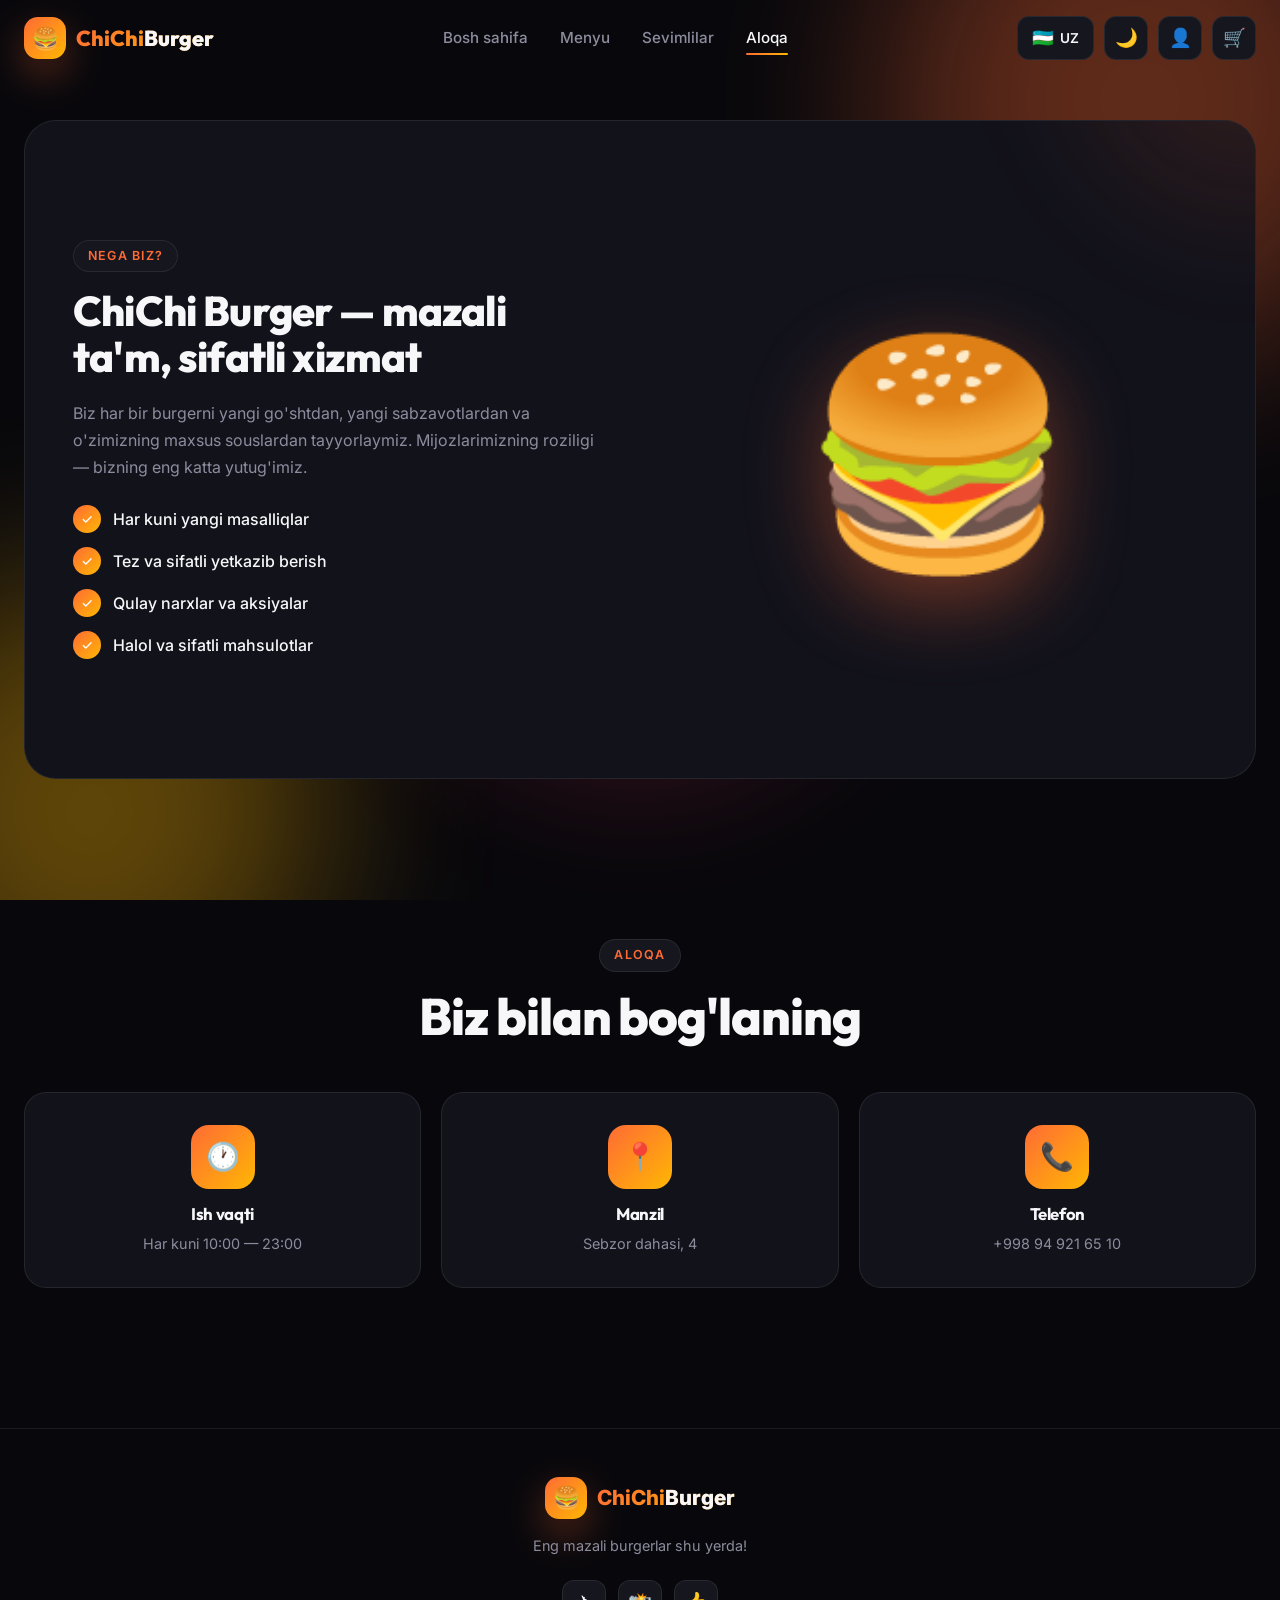
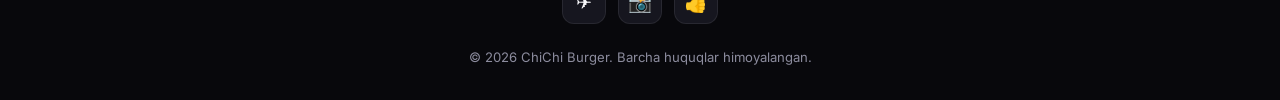
<file: about.html>
<!DOCTYPE html>
<html lang="uz" data-theme="dark">
<head>
<meta charset="UTF-8">
<meta name="viewport" content="width=device-width, initial-scale=1.0">
<title>Biz haqimizda — ChiChi Burger</title>
<script>document.documentElement.setAttribute('data-theme',localStorage.getItem('chichi_theme')||'dark');document.documentElement.lang=localStorage.getItem('chichi_lang')||'uz';</script>
<link rel="preconnect" href="https://fonts.googleapis.com">
<link rel="preconnect" href="https://fonts.gstatic.com" crossorigin>
<link href="https://fonts.googleapis.com/css2?family=Outfit:wght@300;400;500;600;700;800;900&family=Inter:wght@400;500;600&display=swap" rel="stylesheet">
<link rel="stylesheet" href="assets/style.css">
</head>
<body data-page="about">

<div id="app-header"></div>

<section class="section" style="padding-top:120px">
  <div class="container">
    <div class="about-card reveal">
      <div>
        <span class="section-eyebrow" data-i18n="about_eyebrow">Nega biz?</span>
        <h2 data-i18n="about_title">ChiChi Burger — mazali ta'm, sifatli xizmat</h2>
        <p data-i18n="about_desc">Biz har bir burgerni yangi go'shtdan, yangi sabzavotlardan va o'zimizning maxsus souslardan tayyorlaymiz. Mijozlarimizning roziligi — bizning eng katta yutug'imiz.</p>
        <ul class="about-list">
          <li><span class="check">✓</span> <span data-i18n="about_li1">Har kuni yangi masalliqlar</span></li>
          <li><span class="check">✓</span> <span data-i18n="about_li2">Tez va sifatli yetkazib berish</span></li>
          <li><span class="check">✓</span> <span data-i18n="about_li3">Qulay narxlar va aksiyalar</span></li>
          <li><span class="check">✓</span> <span data-i18n="about_li4">Halol va sifatli mahsulotlar</span></li>
        </ul>
      </div>
      <div class="about-visual">
        <div class="big-emoji">🍔</div>
      </div>
    </div>
  </div>
</section>

<section class="section">
  <div class="container">
    <div class="section-head reveal">
      <span class="section-eyebrow" data-i18n="contact_eyebrow">Aloqa</span>
      <h2 data-i18n="contact_title">Biz bilan bog'laning</h2>
    </div>
    <div class="contact-grid reveal" id="contactInfo">
      <div class="contact-card">
        <div class="contact-icon">🕐</div>
        <h3 data-i18n="contact_hours_t">Ish vaqti</h3>
        <p data-i18n="contact_hours_d">Har kuni 10:00 — 23:00</p>
      </div>
      <div class="contact-card">
        <div class="contact-icon">📍</div>
        <h3 data-i18n="contact_addr_t">Manzil</h3>
        <p data-contact-address>Sebzor dahasi, 4</p>
      </div>
      <div class="contact-card">
        <div class="contact-icon">📞</div>
        <h3 data-i18n="contact_phone_t">Telefon</h3>
        <p data-contact-phone>+998 94 921 65 10</p>
      </div>
    </div>
  </div>
</section>

<div id="app-footer"></div>
<script src="assets/app.js"></script>
</body>
</html>
</file>
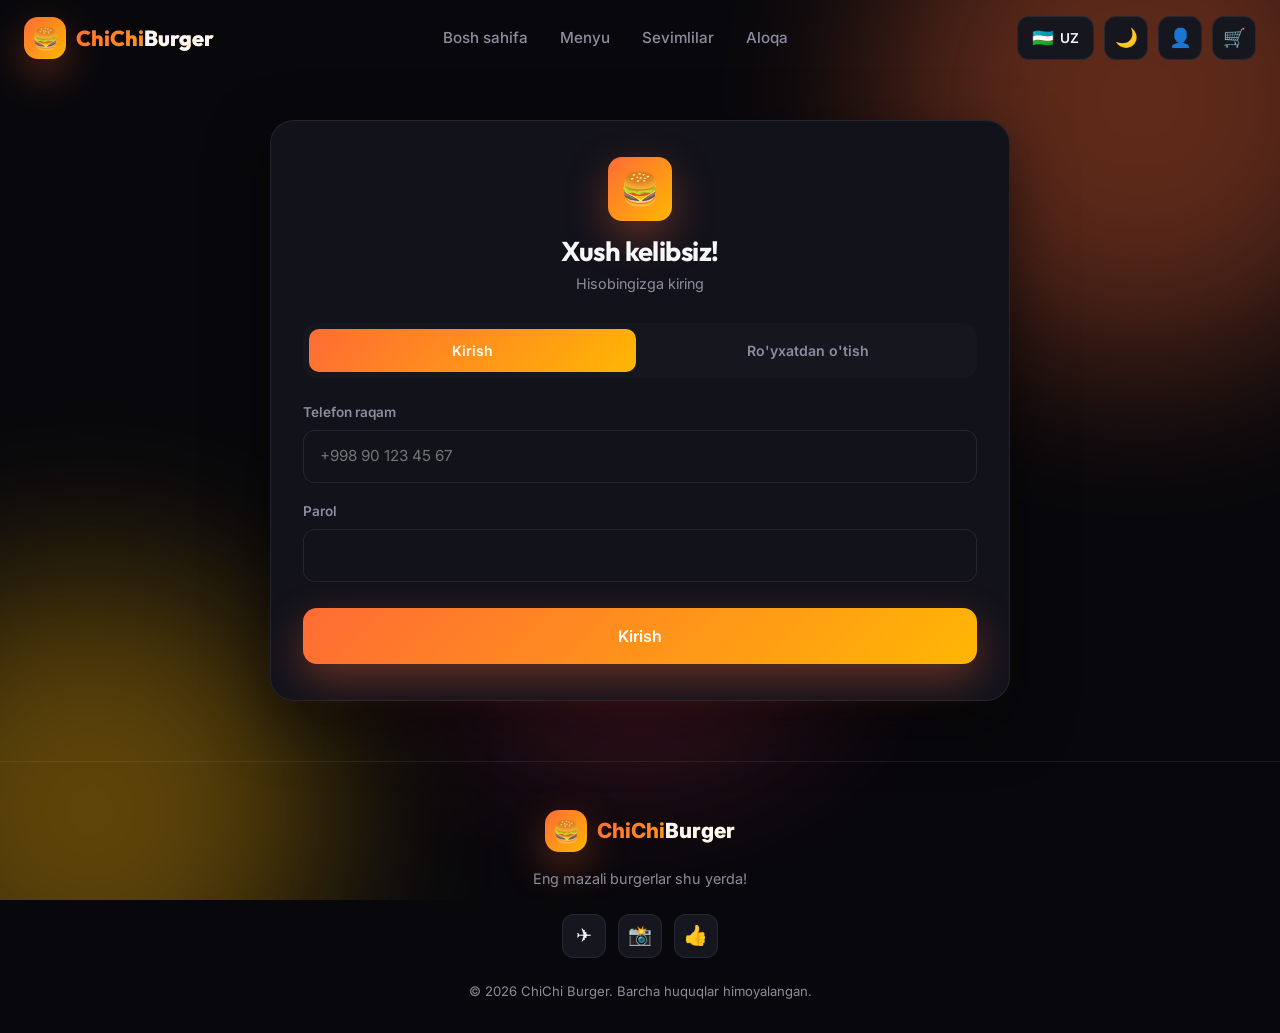
<file: account.html>
<!DOCTYPE html>
<html lang="uz" data-theme="dark">
<head>
<meta charset="UTF-8">
<meta name="viewport" content="width=device-width, initial-scale=1.0">
<title>Hisob — ChiChi Burger</title>
<script>document.documentElement.setAttribute('data-theme',localStorage.getItem('chichi_theme')||'dark');document.documentElement.lang=localStorage.getItem('chichi_lang')||'uz';</script>
<link rel="preconnect" href="https://fonts.googleapis.com">
<link rel="preconnect" href="https://fonts.gstatic.com" crossorigin>
<link href="https://fonts.googleapis.com/css2?family=Outfit:wght@300;400;500;600;700;800;900&family=Inter:wght@400;500;600&display=swap" rel="stylesheet">
<link rel="stylesheet" href="assets/style.css">
</head>
<body data-page="account">

<div id="app-header"></div>

<div class="profile-wrap">
  <div id="accountContent"></div>
</div>

<div id="app-footer"></div>
<script src="assets/app.js"></script>
</body>
</html>
</file>
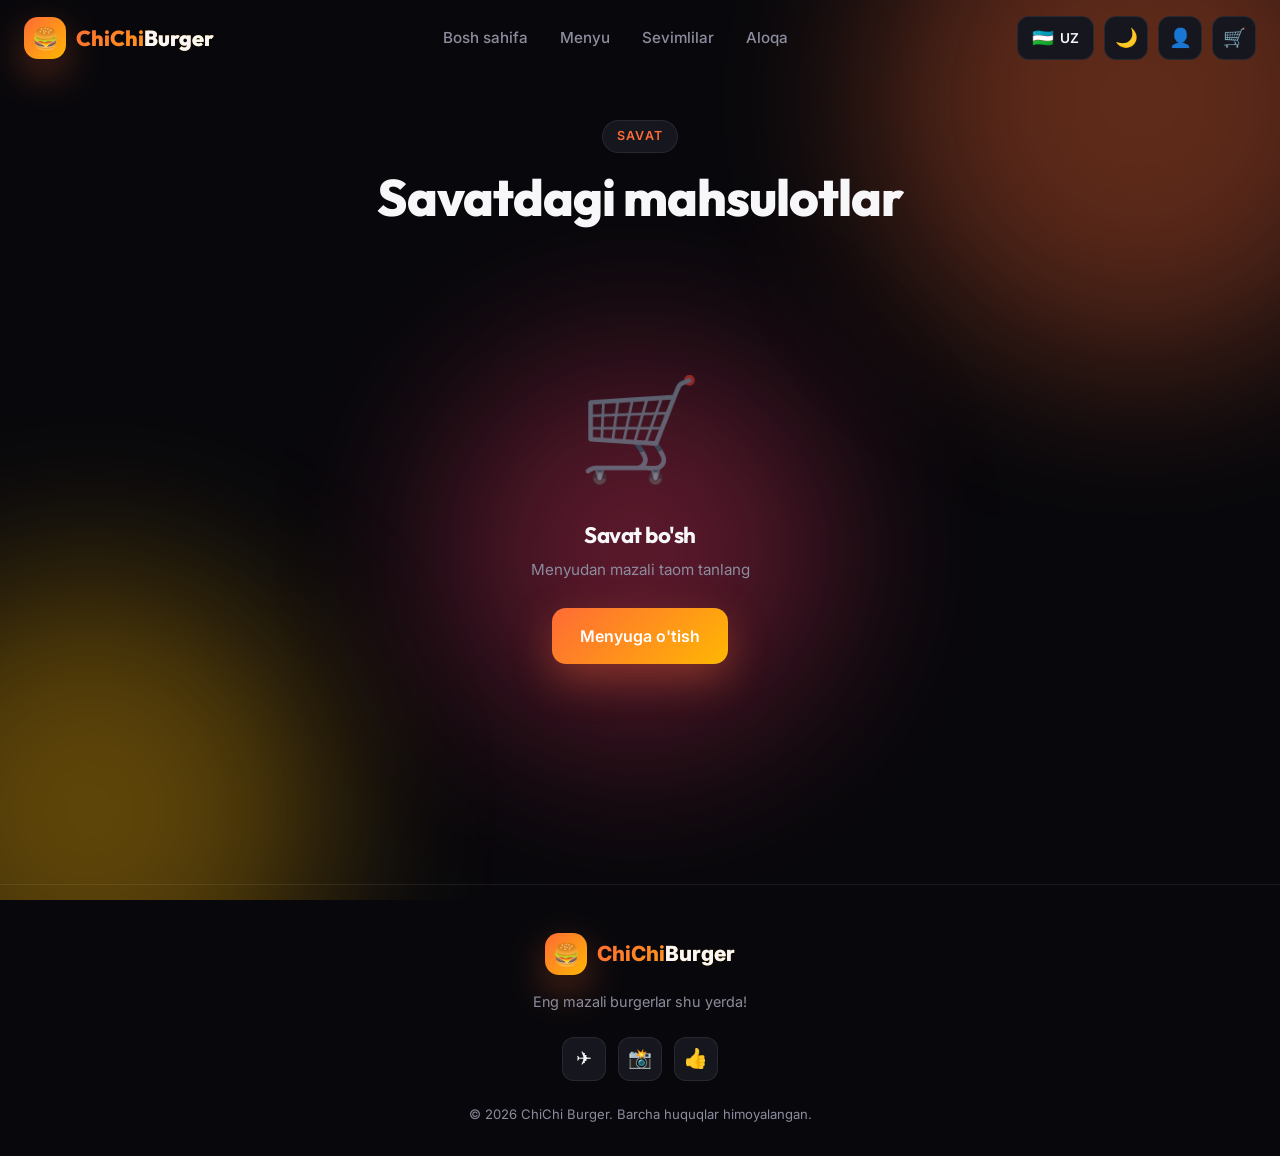
<file: cart.html>
<!DOCTYPE html>
<html lang="uz" data-theme="dark">
<head>
<meta charset="UTF-8">
<meta name="viewport" content="width=device-width, initial-scale=1.0">
<title>Savat — ChiChi Burger</title>
<script>document.documentElement.setAttribute('data-theme',localStorage.getItem('chichi_theme')||'dark');document.documentElement.lang=localStorage.getItem('chichi_lang')||'uz';</script>
<link rel="preconnect" href="https://fonts.googleapis.com">
<link rel="preconnect" href="https://fonts.gstatic.com" crossorigin>
<link href="https://fonts.googleapis.com/css2?family=Outfit:wght@300;400;500;600;700;800;900&family=Inter:wght@400;500;600&display=swap" rel="stylesheet">
<link rel="stylesheet" href="assets/style.css">
</head>
<body data-page="cart">

<div id="app-header"></div>

<section class="section" style="padding-top:120px">
  <div class="container">
    <div class="section-head">
      <span class="section-eyebrow" data-i18n="cart_title">Savat</span>
      <h2 data-i18n="cart_items_title">Savatdagi mahsulotlar</h2>
    </div>

    <div id="cartEmpty" style="display:none">
      <div class="empty-state">
        <div class="empty-emoji">🛒</div>
        <h3 data-i18n="cart_empty_t">Savat bo'sh</h3>
        <p data-i18n="cart_empty_d">Menyudan mazali taom tanlang</p>
        <a href="menu.html" class="btn btn-primary" data-i18n="goto_menu">Menyuga o'tish</a>
      </div>
    </div>

    <div id="cartContent" style="display:none">
      <div class="cart-layout">
        <div>
          <div class="cart-items-list" id="cartItemsList"></div>
          <div style="display:flex;gap:12px;margin-top:20px;flex-wrap:wrap">
            <a href="menu.html" class="btn btn-secondary btn-sm" data-i18n="cart_continue">Xaridni davom ettirish</a>
            <button class="btn btn-danger btn-sm" id="clearCartBtn" type="button" data-i18n="cart_clear">Savatni tozalash</button>
          </div>
        </div>

        <aside class="cart-sidebar">
          <h3>📝 <span data-i18n="checkout_title">Buyurtma berish</span></h3>

          <div class="delivery-toggle">
            <button type="button" class="active" data-type="delivery" data-i18n="type_delivery">Yetkazib berish</button>
            <button type="button" data-type="pickup" data-i18n="type_pickup">Olib ketish</button>
          </div>

          <form id="orderForm" novalidate>
            <div class="form-group" id="fg-name">
              <label data-i18n="form_name">Ismingiz *</label>
              <input type="text" class="input" id="inpName">
              <div class="form-error" data-i18n="err_required">To'ldiring</div>
            </div>
            <div class="form-group" id="fg-phone">
              <label data-i18n="form_phone">Telefon raqam *</label>
              <input type="tel" class="input" id="inpPhone" placeholder="+998 90 123 45 67">
              <div class="form-error" data-i18n="err_phone">Noto'g'ri raqam</div>
            </div>

            <div id="savedAddressesWrap" style="display:none;margin-bottom:10px">
              <div style="font-size:.78rem;color:var(--muted);margin-bottom:6px" data-i18n="saved_addresses">Saqlangan manzillar:</div>
              <div class="saved-addresses" id="savedAddresses"></div>
            </div>

            <div class="form-group" id="fg-address">
              <label data-i18n="form_address">Manzil *</label>
              <input type="text" class="input" id="inpAddress">
              <div class="form-error" data-i18n="err_required">To'ldiring</div>
            </div>
            <div class="form-group">
              <label data-i18n="form_comment">Izoh (ixtiyoriy)</label>
              <textarea class="textarea" id="inpComment" rows="2"></textarea>
            </div>

            <div style="margin-bottom:16px;padding-top:16px;border-top:1px dashed var(--border-2)">
              <div class="summary-row"><span data-i18n="sum_products">Mahsulotlar</span><span id="sumSubtotal">0</span></div>
              <div class="summary-row" id="deliveryRow"><span data-i18n="sum_delivery">Yetkazish</span><span id="sumDelivery">0</span></div>
              <div class="summary-row total"><span data-i18n="sum_total">Jami</span><span id="sumTotal">0</span></div>
            </div>

            <button type="submit" class="btn btn-primary btn-block" id="submitBtn">
              <span data-i18n="form_submit">Buyurtmani yuborish</span>
            </button>
          </form>
        </aside>
      </div>
    </div>

    <div id="orderSuccess" style="display:none"></div>
  </div>
</section>

<div id="app-footer"></div>
<script src="assets/app.js"></script>
</body>
</html>
</file>
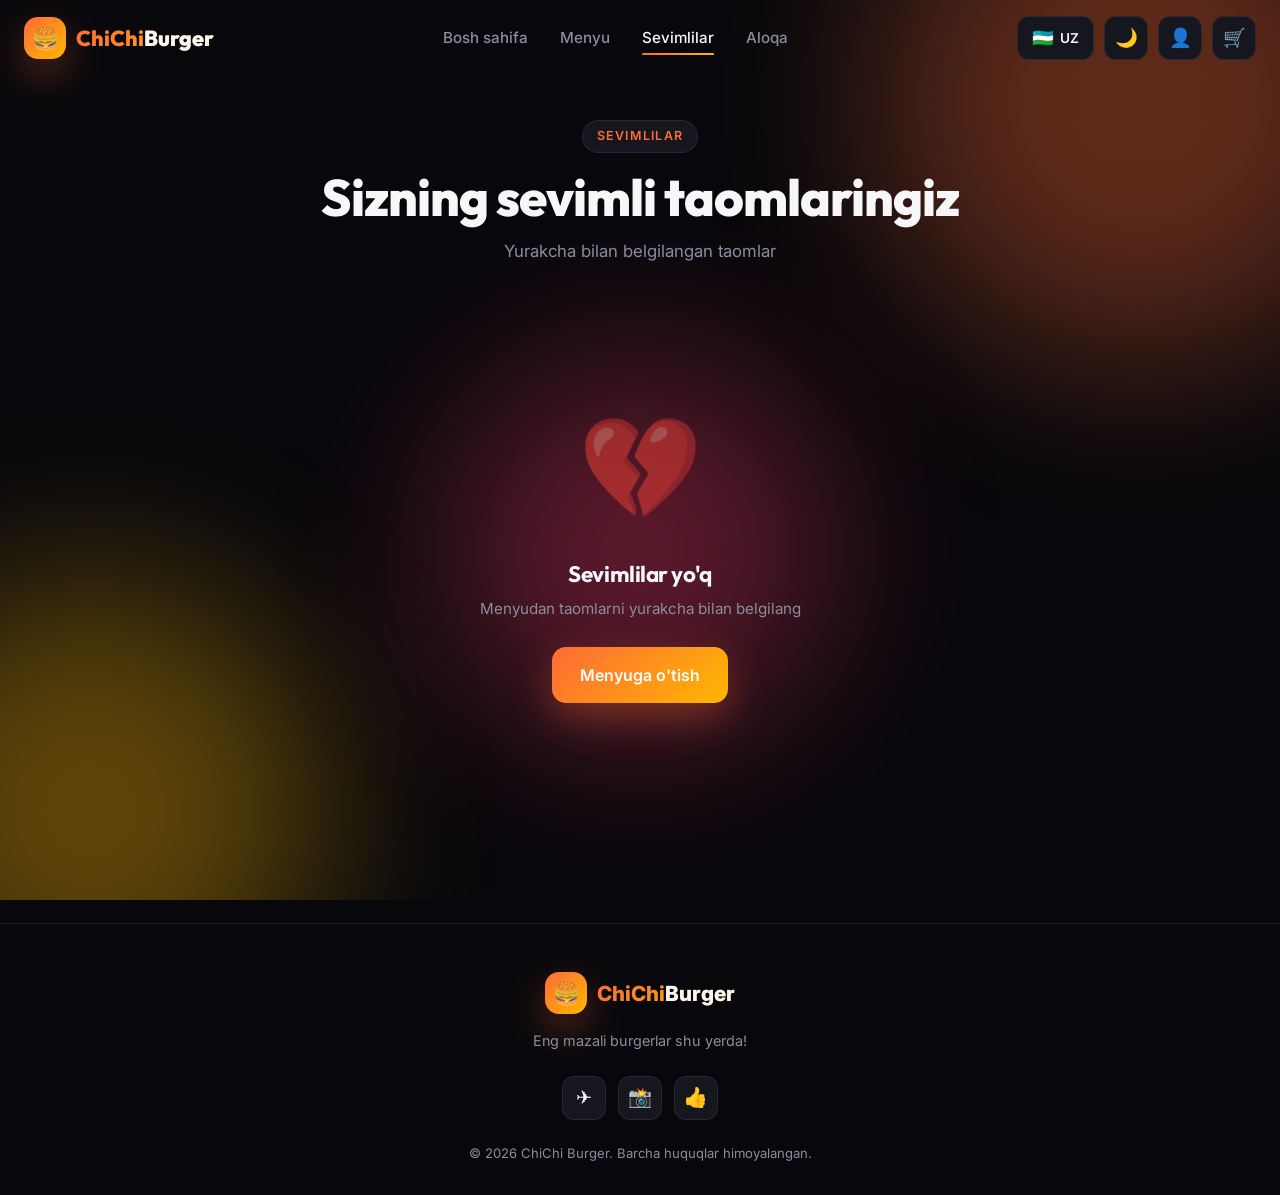
<file: favorites.html>
<!DOCTYPE html>
<html lang="uz" data-theme="dark">
<head>
<meta charset="UTF-8">
<meta name="viewport" content="width=device-width, initial-scale=1.0">
<title>Sevimlilar — ChiChi Burger</title>
<script>document.documentElement.setAttribute('data-theme',localStorage.getItem('chichi_theme')||'dark');document.documentElement.lang=localStorage.getItem('chichi_lang')||'uz';</script>
<link rel="preconnect" href="https://fonts.googleapis.com">
<link rel="preconnect" href="https://fonts.gstatic.com" crossorigin>
<link href="https://fonts.googleapis.com/css2?family=Outfit:wght@300;400;500;600;700;800;900&family=Inter:wght@400;500;600&display=swap" rel="stylesheet">
<link rel="stylesheet" href="assets/style.css">
</head>
<body data-page="favorites">

<div id="app-header"></div>

<section class="section" style="padding-top:120px">
  <div class="container">
    <div class="section-head">
      <span class="section-eyebrow" data-i18n="fav_eyebrow">Sevimlilar</span>
      <h2 data-i18n="fav_title">Sizning sevimli taomlaringiz</h2>
      <p data-i18n="fav_desc">Yurakcha bilan belgilangan taomlar</p>
    </div>
    <div class="products-grid" id="favGrid"></div>
    <div class="empty-state" id="favEmpty" style="display:none">
      <div class="empty-emoji">💔</div>
      <h3 data-i18n="fav_empty_t">Sevimlilar yo'q</h3>
      <p data-i18n="fav_empty_d">Menyudan taomlarni yurakcha bilan belgilang</p>
      <a href="menu.html" class="btn btn-primary" data-i18n="goto_menu">Menyuga o'tish</a>
    </div>
  </div>
</section>

<div id="app-footer"></div>
<script src="assets/app.js"></script>
</body>
</html>
</file>
<file: assets/style.css>
/* ============ RESET & VARS ============ */
*,*::before,*::after{box-sizing:border-box;margin:0;padding:0}
:root{
  --bg:#08080c;--bg-2:#0f0f18;--bg-3:#16161f;
  --card:#12121b;--card-2:#1a1a26;
  --text:#f7f7fa;--muted:#8c8c9e;
  --accent:#ff6b35;--accent-2:#ffb703;
  --accent-grad:linear-gradient(135deg,#ff6b35 0%,#ffb703 100%);
  --border:rgba(255,255,255,.08);
  --border-2:rgba(255,255,255,.14);
  --shadow:0 20px 60px rgba(0,0,0,.5);
  --shadow-accent:0 15px 40px rgba(255,107,53,.35);
  --radius:22px;
  --glass:rgba(15,15,24,.72);
  --ok:#22c55e;--err:#ef4444;--warn:#f59e0b;
}
[data-theme="light"]{
  --bg:#fdf8f2;--bg-2:#fff7ed;--bg-3:#ffe9d3;
  --card:#ffffff;--card-2:#fff7ef;
  --text:#141418;--muted:#6b6b7a;
  --border:rgba(20,20,30,.08);--border-2:rgba(20,20,30,.14);
  --shadow:0 20px 60px rgba(255,107,53,.12);
  --shadow-accent:0 15px 40px rgba(255,107,53,.28);
  --glass:rgba(255,255,255,.82);
}

/* Mahsulot rasmi */
.product-thumb {
  width: 100%;
  height: 100%;
  object-fit: cover;
  display: block;
  border-radius: 0;
  transition: transform 0.5s cubic-bezier(0.34, 1.56, 0.64, 1);
}

.product-card:hover .product-thumb {
  transform: scale(1.05);
}

/* Savatdagi rasm */
.ci-thumb {
  width: 80px;
  height: 80px;
  border-radius: 14px;
  object-fit: cover;
  flex-shrink: 0;
}

/* Emoji fallback (rasm yuklanmasa) */
.product-emoji {
  position: absolute;
  inset: 0;
  display: none; /* faqat onerror da ko'rinadi */
  place-items: center;
  font-size: 4rem;
  background: var(--bg-3);
}

/* Rasm konteyneri */
.product-img {
  position: relative;
  height: 200px;
  overflow: hidden;
  background: var(--bg-3);
}

html{scroll-behavior:smooth;-webkit-text-size-adjust:100%}
body{font-family:'Inter',system-ui,-apple-system,sans-serif;background:var(--bg);color:var(--text);min-height:100vh;overflow-x:hidden;line-height:1.5;transition:background .5s,color .4s;-webkit-font-smoothing:antialiased}
h1,h2,h3,h4{font-family:'Outfit',sans-serif;line-height:1.1;letter-spacing:-.02em}
button,input,textarea,select{font:inherit;color:inherit}
button{cursor:pointer;border:none;background:none}
a{color:inherit;text-decoration:none}
img,svg{display:block;max-width:100%}
::selection{background:var(--accent);color:#fff}
::-webkit-scrollbar{width:10px}
::-webkit-scrollbar-track{background:var(--bg-2)}
::-webkit-scrollbar-thumb{background:var(--accent-grad);border-radius:10px;border:2px solid var(--bg-2)}

/* ============ BG BLOBS ============ */
.bg-blobs{position:fixed;inset:0;z-index:-1;overflow:hidden;pointer-events:none}
.blob{position:absolute;border-radius:50%;filter:blur(90px);opacity:.35;will-change:transform}
.blob.b1{width:520px;height:520px;background:#ff6b35;top:-160px;right:-120px;animation:blobFloat 22s ease-in-out infinite}
.blob.b2{width:460px;height:460px;background:#ffb703;bottom:-140px;left:-140px;animation:blobFloat 26s ease-in-out infinite reverse}
.blob.b3{width:380px;height:380px;background:#ff3d6b;top:40%;left:35%;animation:blobFloat 30s ease-in-out infinite}
[data-theme="light"] .blob{opacity:.22}
@keyframes blobFloat{0%,100%{transform:translate(0,0) scale(1)}33%{transform:translate(60px,-40px) scale(1.08)}66%{transform:translate(-50px,50px) scale(.95)}}

/* ============ CONTAINER ============ */
.container{max-width:1280px;margin:0 auto;padding:0 24px}

/* ============ HEADER ============ */
#header{position:fixed;top:0;left:0;right:0;z-index:100;padding:16px 0;transition:all .35s ease}
#header.scrolled{padding:10px 0;background:var(--glass);backdrop-filter:blur(20px) saturate(180%);border-bottom:1px solid var(--border);box-shadow:0 10px 30px rgba(0,0,0,.1)}
.nav{display:flex;align-items:center;justify-content:space-between;gap:20px}
.logo{display:flex;align-items:center;gap:10px;font-family:'Outfit';font-weight:800;font-size:1.35rem}
.logo-mark{width:42px;height:42px;border-radius:14px;background:var(--accent-grad);display:grid;place-items:center;font-size:1.35rem;box-shadow:var(--shadow-accent);animation:logoSpin 8s ease-in-out infinite}
@keyframes logoSpin{0%,100%{transform:rotate(-6deg)}50%{transform:rotate(6deg)}}
.logo-text{background:var(--accent-grad);-webkit-background-clip:text;background-clip:text;-webkit-text-fill-color:transparent}
.logo-text span{color:var(--text);-webkit-text-fill-color:var(--text)}
.nav-links{display:flex;gap:32px;font-weight:500;font-size:.95rem}
.nav-links a{position:relative;color:var(--muted);transition:color .25s}
.nav-links a::after{content:'';position:absolute;bottom:-6px;left:0;right:0;height:2px;background:var(--accent-grad);border-radius:2px;transform:scaleX(0);transform-origin:left;transition:transform .3s}
.nav-links a:hover,.nav-links a.active{color:var(--text)}
.nav-links a:hover::after,.nav-links a.active::after{transform:scaleX(1)}
.nav-actions{display:flex;align-items:center;gap:10px}
.icon-btn{width:44px;height:44px;border-radius:12px;display:grid;place-items:center;background:var(--bg-3);border:1px solid var(--border);transition:all .25s;font-size:1.15rem;position:relative;color:var(--text)}
.icon-btn:hover{background:var(--accent-grad);border-color:transparent;transform:translateY(-2px);box-shadow:var(--shadow-accent);color:#fff}
.cart-badge{position:absolute;top:-6px;right:-6px;min-width:22px;height:22px;padding:0 6px;border-radius:11px;background:var(--accent-grad);color:#fff;font-size:.72rem;font-weight:700;display:grid;place-items:center;border:2px solid var(--bg);transform:scale(0);transition:transform .3s cubic-bezier(.34,1.56,.64,1)}
.cart-badge.show{transform:scale(1)}
.user-initial{width:100%;height:100%;border-radius:12px;background:var(--accent-grad);color:#fff;font-weight:800;display:grid;place-items:center;font-size:1.1rem;text-transform:uppercase}

/* Lang switch */
.lang-switch{position:relative}
.lang-current{display:flex;align-items:center;gap:6px;height:44px;padding:0 14px;border-radius:12px;background:var(--bg-3);border:1px solid var(--border);font-weight:600;font-size:.85rem;transition:all .25s;color:var(--text)}
.lang-current:hover{border-color:var(--border-2);background:var(--card-2)}
.lang-dropdown{position:absolute;top:calc(100% + 8px);right:0;background:var(--card);border:1px solid var(--border);border-radius:14px;padding:6px;min-width:150px;box-shadow:var(--shadow);opacity:0;visibility:hidden;transform:translateY(-8px);transition:all .25s;z-index:10}
.lang-switch.open .lang-dropdown{opacity:1;visibility:visible;transform:translateY(0)}
.lang-opt{display:flex;align-items:center;gap:8px;width:100%;padding:10px 12px;border-radius:8px;font-size:.9rem;transition:background .2s;text-align:left;color:var(--text)}
.lang-opt:hover{background:var(--bg-3)}
.lang-opt.active{background:var(--accent-grad);color:#fff;font-weight:600}
.lang-flag{font-size:1.1rem}

/* Hamburger */
.hamburger{display:none;flex-direction:column;gap:5px;width:44px;height:44px;border-radius:12px;background:var(--bg-3);border:1px solid var(--border);align-items:center;justify-content:center;padding:0}
.hamburger span{width:20px;height:2px;background:var(--text);border-radius:2px;transition:all .3s}
.hamburger.open span:nth-child(1){transform:translateY(7px) rotate(45deg)}
.hamburger.open span:nth-child(2){opacity:0}
.hamburger.open span:nth-child(3){transform:translateY(-7px) rotate(-45deg)}

/* ============ BUTTONS ============ */
.btn{display:inline-flex;align-items:center;gap:10px;padding:16px 28px;border-radius:14px;font-weight:600;font-size:1rem;transition:all .3s cubic-bezier(.34,1.56,.64,1);position:relative;overflow:hidden;justify-content:center}
.btn-primary{background:var(--accent-grad);color:#fff;box-shadow:var(--shadow-accent)}
.btn-primary:hover{transform:translateY(-3px) scale(1.02);box-shadow:0 20px 50px rgba(255,107,53,.5)}
.btn-secondary{background:var(--bg-3);border:1px solid var(--border-2);color:var(--text)}
.btn-secondary:hover{background:var(--card-2);border-color:var(--accent);transform:translateY(-3px)}
.btn-danger{background:var(--err);color:#fff}
.btn-danger:hover{background:#dc2626;transform:translateY(-2px)}
.btn-sm{padding:10px 18px;font-size:.85rem;border-radius:10px}
.btn-block{width:100%}
.btn-loading{position:relative;color:transparent!important;pointer-events:none}
.btn-loading::after{content:'';position:absolute;width:20px;height:20px;border:2px solid #fff;border-top-color:transparent;border-radius:50%;animation:spin .6s linear infinite}
@keyframes spin{to{transform:rotate(360deg)}}

/* ============ INPUTS ============ */
.input,.textarea,.select{width:100%;padding:14px 16px;background:var(--card);border:1px solid var(--border);border-radius:12px;font-size:.95rem;transition:all .25s;color:var(--text)}
.input:focus,.textarea:focus,.select:focus{outline:none;border-color:var(--accent);box-shadow:0 0 0 4px rgba(255,107,53,.15)}
.textarea{resize:vertical;min-height:70px}
.input.error{border-color:var(--err)}
.form-group{margin-bottom:18px}
.form-group label{display:block;font-size:.85rem;font-weight:600;margin-bottom:8px;color:var(--muted)}
.form-error{color:var(--err);font-size:.78rem;margin-top:6px;display:none}
.form-group.has-error .form-error{display:block}

/* ============ HERO ============ */
.hero{min-height:100vh;display:flex;align-items:center;padding:120px 0 80px;position:relative;overflow:hidden}
.hero-grid{display:grid;grid-template-columns:1.1fr 1fr;gap:60px;align-items:center;width:100%}
.hero-badge{display:inline-flex;align-items:center;gap:8px;padding:8px 16px;border-radius:100px;background:var(--bg-3);border:1px solid var(--border);font-size:.85rem;font-weight:600;color:var(--muted);margin-bottom:24px;animation:fadeUp .8s ease both}
.hero-badge .dot{width:8px;height:8px;border-radius:50%;background:var(--ok);box-shadow:0 0 0 4px rgba(34,197,94,.2);animation:pulse 2s infinite}
@keyframes pulse{0%,100%{box-shadow:0 0 0 4px rgba(34,197,94,.2)}50%{box-shadow:0 0 0 8px rgba(34,197,94,0)}}
.hero h1{font-size:clamp(2.5rem,6vw,5rem);font-weight:800;line-height:1.02;margin-bottom:22px;animation:fadeUp .8s .1s ease both}
.hero h1 .gradient{background:var(--accent-grad);-webkit-background-clip:text;background-clip:text;-webkit-text-fill-color:transparent}
.hero p{font-size:1.1rem;color:var(--muted);max-width:520px;margin-bottom:34px;line-height:1.7;animation:fadeUp .8s .2s ease both}
.hero-cta{display:flex;gap:14px;flex-wrap:wrap;animation:fadeUp .8s .3s ease both}
.hero-visual{position:relative;display:grid;place-items:center;min-height:520px}
.burger-glow{position:absolute;width:420px;height:420px;border-radius:50%;background:radial-gradient(circle,rgba(255,107,53,.4),transparent 70%);filter:blur(40px);animation:glowPulse 4s ease-in-out infinite}
@keyframes glowPulse{0%,100%{transform:scale(1);opacity:.8}50%{transform:scale(1.15);opacity:1}}
.burger-main{font-size:clamp(180px,20vw,280px);line-height:1;position:relative;z-index:2;animation:burgerFloat 5s ease-in-out infinite;filter:drop-shadow(0 30px 50px rgba(255,107,53,.5))}
@keyframes burgerFloat{0%,100%{transform:translateY(0) rotate(-4deg)}50%{transform:translateY(-22px) rotate(4deg)}}
.orbit{position:absolute;z-index:3;font-size:clamp(32px,5vw,52px);filter:drop-shadow(0 10px 20px rgba(0,0,0,.4));animation:orbit 8s linear infinite}
.orbit.o1{top:12%;left:15%;animation-duration:6s}
.orbit.o2{bottom:15%;right:10%;animation-duration:7s;animation-direction:reverse}
.orbit.o3{top:60%;left:8%;animation-duration:9s}
.orbit.o4{top:8%;right:22%;animation-duration:6.5s;animation-direction:reverse}
@keyframes orbit{0%{transform:translate(0,0) rotate(0)}25%{transform:translate(12px,-18px) rotate(90deg)}50%{transform:translate(0,-30px) rotate(180deg)}75%{transform:translate(-12px,-18px) rotate(270deg)}100%{transform:translate(0,0) rotate(360deg)}}
.hero-tag{position:absolute;z-index:4;background:var(--card);border:1px solid var(--border-2);padding:10px 16px;border-radius:100px;font-size:.85rem;font-weight:600;display:flex;align-items:center;gap:8px;box-shadow:var(--shadow);backdrop-filter:blur(10px)}
.hero-tag.t1{top:8%;right:5%;animation:tagFloat 4s ease-in-out infinite}
.hero-tag.t2{bottom:8%;left:2%;animation:tagFloat 5s ease-in-out infinite reverse}
@keyframes tagFloat{0%,100%{transform:translateY(0)}50%{transform:translateY(-12px)}}
@keyframes fadeUp{from{opacity:0;transform:translateY(24px)}to{opacity:1;transform:translateY(0)}}

/* ============ FEATURES ============ */
.features{padding:60px 0}
.features-grid{display:grid;grid-template-columns:repeat(4,1fr);gap:20px}
.feature{background:var(--card);border:1px solid var(--border);border-radius:var(--radius);padding:28px 24px;transition:all .35s;position:relative;overflow:hidden}
.feature::before{content:'';position:absolute;inset:0;background:var(--accent-grad);opacity:0;transition:opacity .35s;z-index:0}
.feature:hover{transform:translateY(-6px);border-color:transparent;box-shadow:var(--shadow-accent)}
.feature:hover::before{opacity:1}
.feature:hover .feature-icon{background:rgba(255,255,255,.2);color:#fff}
.feature:hover h3,.feature:hover p{color:#fff}
.feature>*{position:relative;z-index:1}
.feature-icon{width:56px;height:56px;border-radius:16px;background:var(--bg-3);display:grid;place-items:center;font-size:1.6rem;margin-bottom:16px;transition:all .35s}
.feature h3{font-size:1.05rem;margin-bottom:6px;font-weight:600}
.feature p{color:var(--muted);font-size:.88rem;line-height:1.5;transition:color .35s}

/* ============ SECTIONS ============ */
.section{padding:80px 0}
.section-head{text-align:center;max-width:640px;margin:0 auto 48px}
.section-eyebrow{display:inline-block;padding:6px 14px;border-radius:100px;background:var(--bg-3);border:1px solid var(--border);font-size:.78rem;font-weight:600;color:var(--accent);text-transform:uppercase;letter-spacing:.1em;margin-bottom:16px}
.section-head h2{font-size:clamp(2rem,4vw,3.2rem);font-weight:800;margin-bottom:14px}
.section-head p{color:var(--muted);font-size:1.05rem}

/* ============ CATEGORIES ============ */
.cats{display:flex;gap:10px;justify-content:center;flex-wrap:wrap;margin-bottom:44px}
.cat{padding:12px 22px;border-radius:100px;background:var(--bg-3);border:1px solid var(--border);font-weight:600;font-size:.9rem;color:var(--muted);transition:all .3s cubic-bezier(.34,1.56,.64,1);display:flex;align-items:center;gap:8px}
.cat:hover{color:var(--text);border-color:var(--border-2);transform:translateY(-2px)}
.cat.active{background:var(--accent-grad);color:#fff;border-color:transparent;box-shadow:var(--shadow-accent)}

/* ============ PRODUCTS ============ */
.products-grid{display:grid;grid-template-columns:repeat(auto-fill,minmax(260px,1fr));gap:24px}
.product-card{background:var(--card);border:1px solid var(--border);border-radius:var(--radius);overflow:hidden;transition:all .4s cubic-bezier(.34,1.56,.64,1);position:relative;display:flex;flex-direction:column;animation:cardIn .5s ease both}
@keyframes cardIn{from{opacity:0;transform:translateY(20px) scale(.96)}to{opacity:1;transform:none}}
.product-card:hover{transform:translateY(-8px);box-shadow:var(--shadow-accent);border-color:var(--accent)}
.product-img{position:relative;height:200px;background:radial-gradient(circle at 50% 40%,var(--bg-3),var(--bg-2));display:grid;place-items:center;overflow:hidden}
.product-emoji{font-size:110px;line-height:1;transition:transform .5s cubic-bezier(.34,1.56,.64,1);filter:drop-shadow(0 12px 20px rgba(0,0,0,.35))}
.product-card:hover .product-emoji{transform:scale(1.12) rotate(-6deg)}
.product-badge{position:absolute;top:12px;left:12px;padding:5px 11px;border-radius:8px;background:var(--accent-grad);color:#fff;font-size:.72rem;font-weight:700;text-transform:uppercase;letter-spacing:.05em;z-index:2}
.fav-btn{position:absolute;top:12px;right:12px;width:38px;height:38px;border-radius:50%;background:rgba(255,255,255,.9);backdrop-filter:blur(10px);display:grid;place-items:center;font-size:1.1rem;transition:all .3s cubic-bezier(.34,1.56,.64,1);z-index:2;color:#999}
[data-theme="light"] .fav-btn{background:rgba(255,255,255,.85)}
.fav-btn:hover{transform:scale(1.15)}
.fav-btn.active{background:var(--accent-grad);color:#fff;box-shadow:var(--shadow-accent)}
.fav-btn.active .heart{animation:heartBeat .5s ease}
@keyframes heartBeat{0%,100%{transform:scale(1)}50%{transform:scale(1.3)}}
.product-body{padding:20px;flex:1;display:flex;flex-direction:column}
.product-body h3{font-size:1.1rem;font-weight:700;margin-bottom:6px}
.product-body .desc{color:var(--muted);font-size:.85rem;line-height:1.5;margin-bottom:16px;flex:1}
.product-footer{display:flex;align-items:center;justify-content:space-between;gap:10px}
.price{font-weight:800;font-size:1.1rem;color:var(--accent);font-family:'Outfit'}
.add-btn{width:44px;height:44px;border-radius:12px;background:var(--accent-grad);color:#fff;display:grid;place-items:center;font-size:1.4rem;font-weight:600;transition:all .3s cubic-bezier(.34,1.56,.64,1);box-shadow:var(--shadow-accent)}
.add-btn:hover{transform:scale(1.12) rotate(90deg)}
.add-btn:active{transform:scale(.94)}

/* ============ EMPTY STATE ============ */
.empty-state{text-align:center;padding:80px 20px;color:var(--muted)}
.empty-state .empty-emoji{font-size:100px;margin-bottom:20px;opacity:.5}
.empty-state h3{color:var(--text);font-size:1.4rem;margin-bottom:10px}
.empty-state p{margin-bottom:26px;font-size:.95rem;max-width:400px;margin-left:auto;margin-right:auto;line-height:1.6}

/* ============ ABOUT / CONTACT ============ */
.about-card{background:var(--card);border:1px solid var(--border);border-radius:32px;padding:60px 48px;position:relative;overflow:hidden;display:grid;grid-template-columns:1fr 1fr;gap:60px;align-items:center}
.about-card::before{content:'';position:absolute;top:-50%;right:-20%;width:500px;height:500px;border-radius:50%;background:radial-gradient(circle,rgba(255,107,53,.15),transparent 70%);filter:blur(40px);pointer-events:none}
.about-card h2{font-size:clamp(1.8rem,3.5vw,2.6rem);font-weight:800;margin-bottom:20px}
.about-card p{color:var(--muted);font-size:1rem;line-height:1.7;margin-bottom:24px}
.about-list{list-style:none;display:flex;flex-direction:column;gap:14px}
.about-list li{display:flex;align-items:center;gap:12px;font-weight:500}
.about-list .check{width:28px;height:28px;border-radius:50%;background:var(--accent-grad);color:#fff;display:grid;place-items:center;font-size:.85rem;flex-shrink:0}
.about-visual{position:relative;aspect-ratio:1;display:grid;place-items:center}
.about-visual .big-emoji{font-size:clamp(140px,18vw,220px);filter:drop-shadow(0 25px 40px rgba(255,107,53,.4));animation:burgerFloat 6s ease-in-out infinite}
.contact-grid{display:grid;grid-template-columns:repeat(3,1fr);gap:20px}
.contact-card{background:var(--card);border:1px solid var(--border);border-radius:var(--radius);padding:32px 28px;transition:all .35s;text-align:center}
.contact-card:hover{transform:translateY(-6px);border-color:var(--accent);box-shadow:var(--shadow-accent)}
.contact-icon{width:64px;height:64px;border-radius:18px;margin:0 auto 16px;background:var(--accent-grad);color:#fff;display:grid;place-items:center;font-size:1.7rem}
.contact-card h3{font-size:1.05rem;margin-bottom:8px}
.contact-card p{color:var(--muted);font-size:.9rem;line-height:1.6}

/* ============ CART PAGE ============ */
.cart-layout{display:grid;grid-template-columns:1fr 420px;gap:32px;align-items:start}
.cart-items-list{display:flex;flex-direction:column;gap:16px}
.cart-item{display:flex;gap:16px;align-items:center;padding:18px;background:var(--card);border-radius:16px;border:1px solid var(--border);transition:all .3s;animation:slideIn .35s ease}
@keyframes slideIn{from{opacity:0;transform:translateX(20px)}to{opacity:1;transform:none}}
.cart-item:hover{border-color:var(--border-2)}
.ci-emoji{width:80px;height:80px;border-radius:14px;flex-shrink:0;background:var(--bg-3);display:grid;place-items:center;font-size:2.5rem}
.ci-info{flex:1;min-width:0}
.ci-info h4{font-size:1rem;margin-bottom:4px}
.ci-info .ci-cat{font-size:.75rem;color:var(--muted);text-transform:uppercase;letter-spacing:.05em;margin-bottom:4px}
.ci-price{color:var(--accent);font-weight:700;font-size:.95rem}
.ci-controls{display:flex;flex-direction:column;align-items:flex-end;gap:8px}
.qty{display:flex;align-items:center;gap:6px;background:var(--bg-3);border-radius:10px;padding:4px}
.qty button{width:30px;height:30px;border-radius:8px;background:var(--card);font-weight:700;font-size:1.05rem;transition:all .2s;color:var(--text)}
.qty button:hover{background:var(--accent-grad);color:#fff}
.qty span{min-width:24px;text-align:center;font-weight:700;font-size:.9rem}
.ci-remove{color:var(--muted);font-size:.75rem;transition:color .2s;padding:4px}
.ci-remove:hover{color:var(--err)}

.cart-sidebar{background:var(--card);border:1px solid var(--border);border-radius:var(--radius);padding:28px;position:sticky;top:100px}
.cart-sidebar h3{font-size:1.2rem;margin-bottom:20px;display:flex;align-items:center;gap:8px}
.summary-row{display:flex;justify-content:space-between;margin-bottom:12px;font-size:.92rem;color:var(--muted)}
.summary-row.total{font-size:1.15rem;font-weight:800;margin-top:16px;padding-top:16px;border-top:1px dashed var(--border-2);color:var(--text)}
.summary-row.total span:last-child{color:var(--accent);font-family:'Outfit'}

.delivery-toggle{display:grid;grid-template-columns:1fr 1fr;gap:8px;background:var(--bg-3);padding:6px;border-radius:14px;margin-bottom:20px}
.delivery-toggle button{padding:12px;border-radius:10px;font-weight:600;font-size:.85rem;transition:all .25s;color:var(--muted)}
.delivery-toggle button.active{background:var(--accent-grad);color:#fff}

.saved-addresses{display:flex;flex-wrap:wrap;gap:8px;margin-bottom:10px}
.addr-chip{padding:8px 14px;border-radius:100px;background:var(--bg-3);border:1px solid var(--border);font-size:.82rem;transition:all .25s;max-width:100%;overflow:hidden;text-overflow:ellipsis;white-space:nowrap}
.addr-chip:hover{border-color:var(--accent);background:var(--card-2)}

/* ============ ACCOUNT ============ */
.auth-wrap{max-width:440px;margin:120px auto 60px;padding:0 20px}
.auth-card{background:var(--card);border:1px solid var(--border);border-radius:24px;padding:36px 32px;box-shadow:var(--shadow);animation:cardIn .5s ease both}
.auth-logo{text-align:center;margin-bottom:8px}
.auth-logo .logo-mark{width:64px;height:64px;font-size:2rem;margin:0 auto 16px}
.auth-card h2{font-size:1.7rem;text-align:center;margin-bottom:6px}
.auth-card .auth-sub{text-align:center;color:var(--muted);font-size:.9rem;margin-bottom:28px}
.auth-tabs{display:grid;grid-template-columns:1fr 1fr;gap:8px;background:var(--bg-3);padding:6px;border-radius:14px;margin-bottom:24px}
.auth-tabs button{padding:11px;border-radius:10px;font-weight:600;font-size:.88rem;transition:all .25s;color:var(--muted)}
.auth-tabs button.active{background:var(--accent-grad);color:#fff}
.auth-form .btn{width:100%;margin-top:8px}
.auth-switch{text-align:center;margin-top:18px;font-size:.88rem;color:var(--muted)}
.auth-switch a{color:var(--accent);font-weight:600;cursor:pointer}
.auth-switch a:hover{text-decoration:underline}

/* Profile */
.profile-wrap{max-width:780px;margin:120px auto 60px;padding:0 20px}
.profile-header{display:flex;align-items:center;gap:20px;padding:28px;background:var(--card);border:1px solid var(--border);border-radius:24px;margin-bottom:24px;position:relative;overflow:hidden}
.profile-header::before{content:'';position:absolute;top:-60%;right:-10%;width:300px;height:300px;background:radial-gradient(circle,rgba(255,107,53,.15),transparent 70%);filter:blur(40px);pointer-events:none}
.profile-avatar{width:76px;height:76px;border-radius:50%;background:var(--accent-grad);color:#fff;display:grid;place-items:center;font-size:2rem;font-weight:800;flex-shrink:0;box-shadow:var(--shadow-accent)}
.profile-info{flex:1;position:relative;z-index:1}
.profile-info h2{font-size:1.4rem;margin-bottom:4px}
.profile-info p{color:var(--muted);font-size:.92rem}

.card-block{background:var(--card);border:1px solid var(--border);border-radius:20px;padding:28px;margin-bottom:20px}
.card-block h3{font-size:1.15rem;margin-bottom:18px;display:flex;align-items:center;gap:10px;justify-content:space-between}
.addresses-list{display:flex;flex-direction:column;gap:12px}
.address-item{display:flex;align-items:center;gap:14px;padding:16px;background:var(--bg-3);border-radius:14px;border:1px solid transparent;transition:all .25s}
.address-item.is-default{border-color:var(--accent);background:var(--card-2)}
.address-item .addr-icon{width:42px;height:42px;border-radius:12px;background:var(--card);display:grid;place-items:center;font-size:1.3rem;flex-shrink:0}
.address-item .addr-body{flex:1;min-width:0}
.address-item .addr-label{font-weight:600;font-size:.92rem;margin-bottom:2px;display:flex;align-items:center;gap:8px}
.address-item .addr-label .default-tag{font-size:.65rem;padding:2px 8px;border-radius:6px;background:var(--accent-grad);color:#fff;font-weight:700;letter-spacing:.05em;text-transform:uppercase}
.address-item .addr-text{color:var(--muted);font-size:.85rem;white-space:nowrap;overflow:hidden;text-overflow:ellipsis}
.address-item .addr-actions{display:flex;gap:6px}
.addr-action{width:34px;height:34px;border-radius:10px;background:var(--card);display:grid;place-items:center;font-size:.95rem;transition:all .2s;color:var(--muted)}
.addr-action:hover{background:var(--accent-grad);color:#fff;transform:scale(1.1)}
.addr-action.remove:hover{background:var(--err)}
.empty-msg{text-align:center;padding:24px;color:var(--muted);font-size:.9rem}

/* Modal */
.modal{position:fixed;inset:0;z-index:250;display:none;align-items:center;justify-content:center;padding:20px;overflow-y:auto}
.modal.show{display:flex}
.modal-overlay{position:fixed;inset:0;background:rgba(0,0,0,.6);backdrop-filter:blur(4px);z-index:-1}
.modal-content{background:var(--bg-2);border-radius:24px;width:100%;max-width:480px;max-height:90vh;overflow-y:auto;border:1px solid var(--border);box-shadow:0 30px 80px rgba(0,0,0,.6);animation:modalIn .4s cubic-bezier(.34,1.56,.64,1)}
@keyframes modalIn{from{opacity:0;transform:scale(.9) translateY(20px)}to{opacity:1;transform:none}}
.modal-header{padding:22px 26px;border-bottom:1px solid var(--border);display:flex;align-items:center;justify-content:space-between}
.modal-header h3{font-size:1.2rem}
.modal-close{width:36px;height:36px;border-radius:10px;background:var(--bg-3);display:grid;place-items:center;transition:all .2s}
.modal-close:hover{background:var(--err);color:#fff}
.modal-body{padding:24px 26px}

/* ============ SUCCESS ============ */
.success-screen{text-align:center;padding:40px 20px}
.success-icon{width:90px;height:90px;border-radius:50%;margin:0 auto 20px;background:var(--accent-grad);color:#fff;display:grid;place-items:center;font-size:2.5rem;animation:successPop .6s cubic-bezier(.34,1.56,.64,1);box-shadow:var(--shadow-accent)}
@keyframes successPop{from{transform:scale(0) rotate(-45deg)}to{transform:scale(1) rotate(0)}}
.success-screen h3{font-size:1.5rem;margin-bottom:10px}
.success-screen p{color:var(--muted);line-height:1.6;margin-bottom:24px}
.order-id{display:inline-block;padding:8px 18px;border-radius:100px;background:var(--bg-3);font-family:monospace;font-weight:700;margin-bottom:24px;color:var(--accent)}

/* ============ FOOTER ============ */
#app-footer{border-top:1px solid var(--border);padding:48px 0 32px;text-align:center;margin-top:60px}
.footer-logo{display:inline-flex;align-items:center;gap:10px;margin-bottom:16px}
.footer-tag{color:var(--muted);font-size:.9rem;margin-bottom:24px}
.footer-socials{display:flex;gap:12px;justify-content:center;margin-bottom:24px}
.social-btn{width:44px;height:44px;border-radius:12px;background:var(--bg-3);border:1px solid var(--border);display:grid;place-items:center;font-size:1.2rem;transition:all .3s}
.social-btn:hover{background:var(--accent-grad);transform:translateY(-3px);box-shadow:var(--shadow-accent)}
.footer-copy{color:var(--muted);font-size:.82rem}

/* ============ TOAST ============ */
.toast-container{position:fixed;bottom:24px;right:24px;z-index:300;display:flex;flex-direction:column;gap:10px;pointer-events:none}
.toast{background:var(--card);border:1px solid var(--border);border-radius:14px;padding:14px 20px;display:flex;align-items:center;gap:12px;box-shadow:var(--shadow);min-width:260px;max-width:340px;font-size:.9rem;font-weight:500;animation:toastIn .4s cubic-bezier(.34,1.56,.64,1);pointer-events:auto;color:var(--text)}
.toast.success{border-left:3px solid var(--ok)}
.toast.error{border-left:3px solid var(--err)}
.toast.info{border-left:3px solid var(--accent)}
.toast-icon{font-size:1.2rem}
@keyframes toastIn{from{opacity:0;transform:translateX(60px)}to{opacity:1;transform:none}}
.toast.out{animation:toastOut .3s ease forwards}
@keyframes toastOut{to{opacity:0;transform:translateX(60px)}}

/* ============ REVEAL ============ */
.reveal{opacity:0;transform:translateY(40px);transition:all .8s cubic-bezier(.4,0,.2,1)}
.reveal.revealed{opacity:1;transform:none}

/* ============ RESPONSIVE ============ */
@media(max-width:1024px){
  .hero-grid{grid-template-columns:1fr;text-align:center;gap:20px}
  .hero p{margin-left:auto;margin-right:auto}
  .hero-cta{justify-content:center}
  .hero-visual{min-height:420px;order:-1}
  .features-grid{grid-template-columns:repeat(2,1fr)}
  .about-card{grid-template-columns:1fr;padding:40px 28px;gap:30px}
  .about-visual{order:-1;max-width:280px;margin:0 auto}
  .contact-grid{grid-template-columns:1fr}
  .cart-layout{grid-template-columns:1fr}
  .cart-sidebar{position:static}
}
@media(max-width:900px){
  .hamburger{display:flex}
  .nav-links{position:absolute;top:100%;left:0;right:0;flex-direction:column;gap:0;background:var(--glass);backdrop-filter:blur(20px);border-bottom:1px solid var(--border);padding:0;max-height:0;overflow:hidden;transition:max-height .35s ease;box-shadow:0 20px 30px rgba(0,0,0,.15)}
  .nav-links.open{max-height:300px}
  .nav-links a{padding:16px 24px;border-bottom:1px solid var(--border);width:100%}
  .nav-links a::after{display:none}
  #header{background:var(--glass);backdrop-filter:blur(20px)}
}
@media(max-width:768px){
  .container{padding:0 16px}
  .hero{padding:100px 0 60px;min-height:auto}
  .section{padding:50px 0}
  .products-grid{grid-template-columns:repeat(2,1fr);gap:14px}
  .product-img{height:150px}
  .product-emoji{font-size:80px}
  .product-body{padding:14px}
  .product-body h3{font-size:.95rem}
  .product-body .desc{font-size:.78rem;margin-bottom:10px}
  .price{font-size:.95rem}
  .add-btn{width:36px;height:36px;font-size:1.2rem}
  .fav-btn{width:32px;height:32px;font-size:.95rem;top:8px;right:8px}
  .product-badge{font-size:.62rem;padding:4px 8px;top:8px;left:8px}
  .toast-container{left:16px;right:16px;bottom:16px}
  .toast{min-width:0;width:100%}
  .hero-tag{display:none}
  .about-card{padding:32px 20px}
  .about-card h2{font-size:1.6rem}
  .cart-item{flex-wrap:wrap}
  .ci-emoji{width:60px;height:60px;font-size:1.8rem}
  .cart-sidebar{padding:20px}
  .auth-wrap,.profile-wrap{margin-top:100px}
  .auth-card{padding:28px 20px}
  .card-block{padding:20px}
  .profile-header{padding:20px}
  .profile-avatar{width:60px;height:60px;font-size:1.5rem}
}
@media(max-width:480px){
  .features-grid{grid-template-columns:1fr}
  .products-grid{grid-template-columns:1fr}
  .product-img{height:200px}
  .hero h1{font-size:2.2rem}
  .hero p{font-size:.95rem}
  .btn{padding:14px 22px;font-size:.92rem}
  .lang-current{padding:0 10px;font-size:.78rem}
  .icon-btn{width:40px;height:40px;font-size:1rem}
  .logo{font-size:1.1rem}
  .logo-mark{width:36px;height:36px;font-size:1.1rem}
}
</file>
